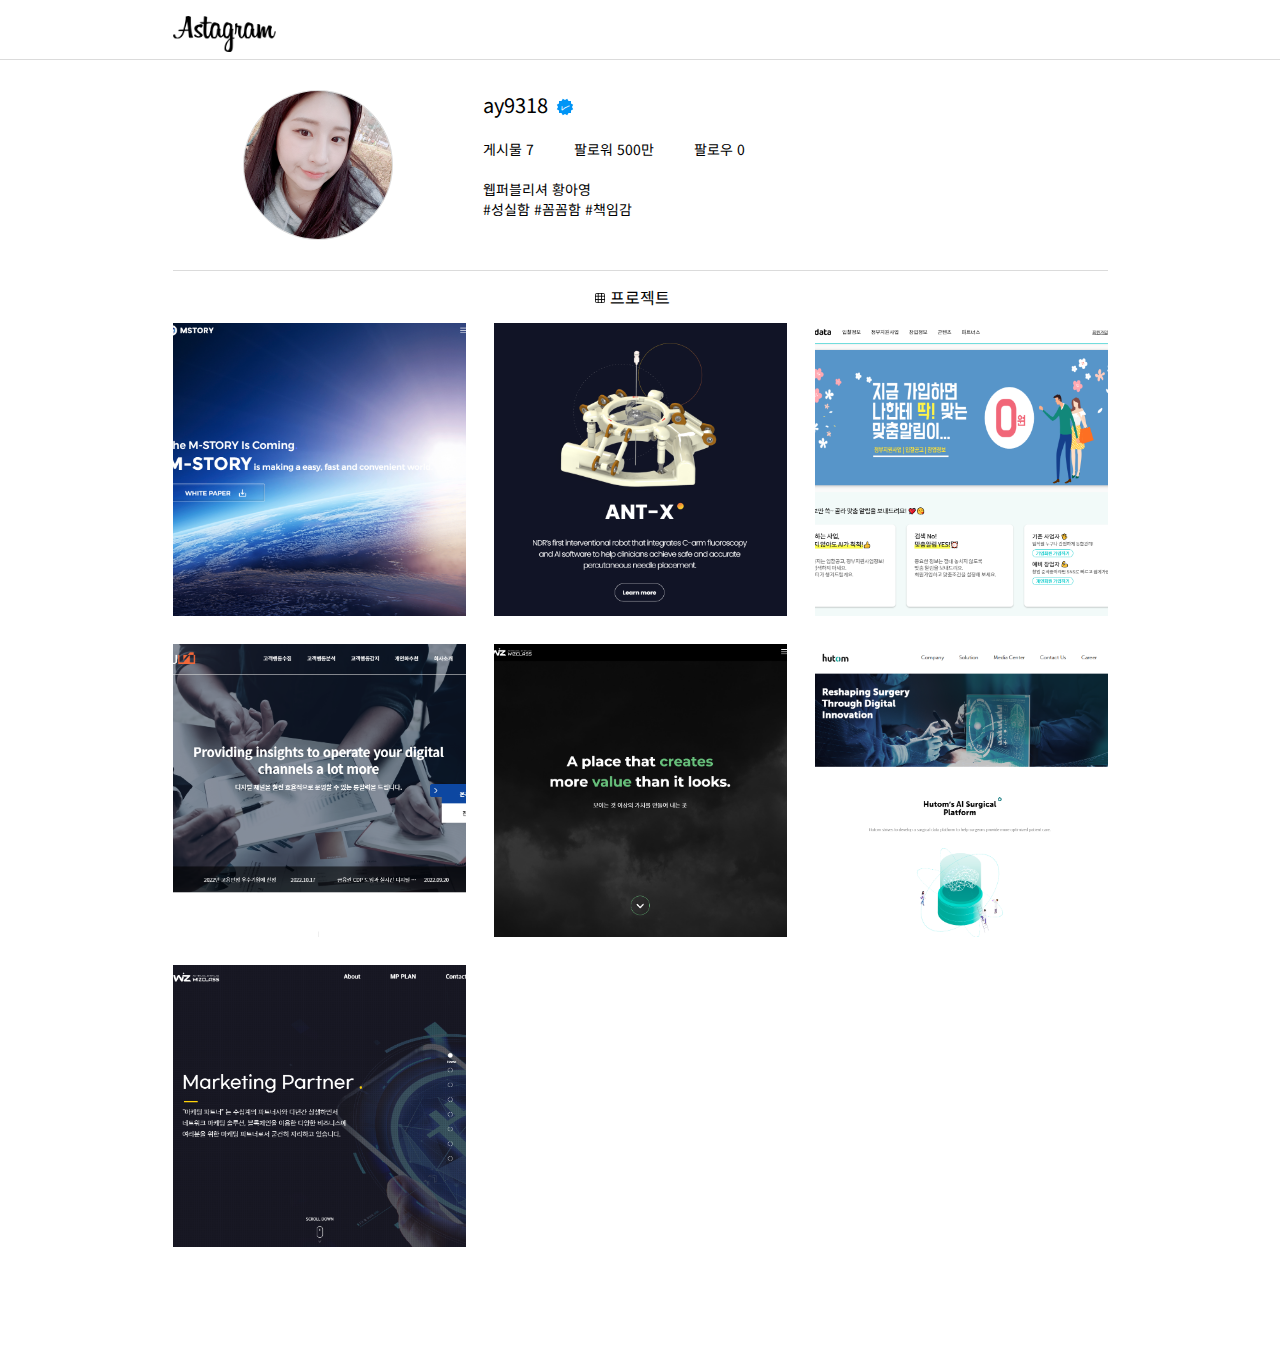
<file: index.html>
<!DOCTYPE html>
<html lang="ko">
<head>
    <meta charset="UTF-8">
    <meta http-equiv="X-UA-Compatible" content="IE=edge">
    <meta name="viewport" content="width=device-width, initial-scale=1.0">
    <meta name="robots" content="noindex">
    <meta name="googlebot" content="noindex">
    <title>Astagram</title>
    <link rel="icon" href="./assets/images/common/favicon.png">
    <link rel="stylesheet" href="./assets/css/style.css">
</head>
<body>
    <nav class="nav">
        <div class="inner d-flex flex-ac">
            <h1 class="logo"><a href="/"><img src="./assets/images/common/logo.png" alt="Astagram"></a></h1>
        </div>
    </nav>
    <main class="content_wrap inner">
        <header class="header d-flex">
            <div class="left_cont">
                <div class="profile_img">
                    <img src="./assets/images/profile.jpg" alt="프로필 사진">
                </div>
            </div>
            <div class="right_cont">
                <p class="id">ay9318 <span class="badge"></span></p>
                <p class="text_wrap d-flex"><span>게시물 <span class="length"></span></span><span>팔로워 500만</span><span>팔로우 0</span></p>
                <p>웹퍼블리셔 황아영 <br /><a href="https://ay9318.tistory.com/" target="_blank">#성실함</a> <a href="https://www.figma.com/file/rbbJdSKDWsLln63LH1rfqO/%ED%8F%AC%ED%8A%B8%ED%8F%B4%EB%A6%AC%EC%98%A4?node-id=0-1&t=62KejnAjXWnrY6kw-0" target="_blank">#꼼꼼함</a> #책임감</p>
            </div>
        </header>
        <section class="section">
            <div class="tit_wrap">
                <h2 class="feed_tit">프로젝트</h2>
            </div>
            <div class="feed">
                <!-- mstory -->
                <div class="feed_item">
                    <a href="https://mstory.site/" target="_blank" class="feed_item_link">
                        <img src="./assets/images/project/mstory.PNG" alt="MSTORY 사이트 이미지">
                        <div class="hover_item">
                            <div class="hover_item_text">
                                <p>참여율 : 100%</p>
                                <p>작업기간 : 7일</p>
                                <p>React.js 사용, 다국어 기능</p>
                                <button class="btn_view">사이트 보러가기</button>
                            </div>
                        </div>
                    </a>
                </div>
                <!-- ndr -->
                <div class="feed_item">
                    <a href="https://ndrmedical.com/" target="_blank" class="feed_item_link">
                        <img src="./assets/images/project/ndr.PNG" alt="NDR 사이트 이미지">
                        <div class="hover_item">
                            <div class="hover_item_text">
                                <p>참여율 : 100%</p>
                                <p>작업기간 : 30일(유지보수 포함)</p>
                                <button class="btn_view">사이트 보러가기</button>
                            </div>
                        </div>
                    </a>
                </div>
                <!-- 포켓데이터 -->
                <div class="feed_item">
                    <a href="https://www.pocketdata.app/" target="_blank" class="feed_item_link">
                        <img src="./assets/images/project/pocket.PNG" alt="포켓데이터 사이트 이미지">
                        <div class="hover_item">
                            <div class="hover_item_text">
                                <p>참여율 : 100%</p>
                                <p>작업기간 : 7일</p>
                                <p>React.js 프레임워크 사용</p>
                                <button class="btn_view">사이트 보러가기</button>
                            </div>
                        </div>
                    </a>
                </div>
                <!-- 넷스루 -->
                <div class="feed_item">
                    <a href="https://www.nethru.co.kr/main/main.html" target="_blank" class="feed_item_link">
                        <img src="./assets/images/project/nethru.PNG" alt="넷스루 사이트 이미지">
                        <div class="hover_item">
                            <div class="hover_item_text">
                                <p>참여율 : 100%</p>
                                <p>작업기간 : 7일</p>
                                <button class="btn_view">사이트 보러가기</button>
                            </div>
                        </div>
                    </a>
                </div>
                <!-- 위즈클라쓰 -->
                <div class="feed_item">
                    <a href="https://wizclass.co.kr/" target="_blank" class="feed_item_link">
                        <img src="./assets/images/project/wizclass.PNG" alt="위즈클라쓰 사이트 이미지">
                        <div class="hover_item">
                            <div class="hover_item_text">
                                <p>참여율 : 50%</p>
                                <p>작업기간 : 2일</p>
                                <p>유지보수 및 코드정리</p>
                                <button class="btn_view">사이트 보러가기</button>
                            </div>
                        </div>
                    </a>
                </div>
                <!-- 휴톰 -->
                <div class="feed_item">
                    <a href="https://hutom.io/" target="_blank" class="feed_item_link">
                        <img src="./assets/images/project/hutom.PNG" alt="휴톰 사이트 이미지">
                        <div class="hover_item">
                            <div class="hover_item_text">
                                <p>참여율 : 40%</p>
                                <p>작업기간 : 14일</p>
                                <p>그누보드 기반 커스텀</p>
                                <button class="btn_view">사이트 보러가기</button>
                            </div>
                        </div>
                    </a>
                </div>
                <!-- 엠파트너 -->
                <div class="feed_item">
                    <a href="https://mpartner.wizclass.co.kr/page.php?id=dashboard" target="_blank" class="feed_item_link">
                        <img src="./assets/images/project/mpartner.PNG" alt="엠파트너 사이트 이미지">
                        <div class="hover_item">
                            <div class="hover_item_text">
                                <p>반응형 작업</p>
                                <p>참여율 : 40%</p>
                                <p>작업기간 : 2일</p>
                                <button class="btn_view">사이트 보러가기</button>
                            </div>
                        </div>
                    </a>
                </div>
            </div>
        </section>
    </main>
    <script src="./assets/js/index.js"></script>
</body>
</html>
</file>
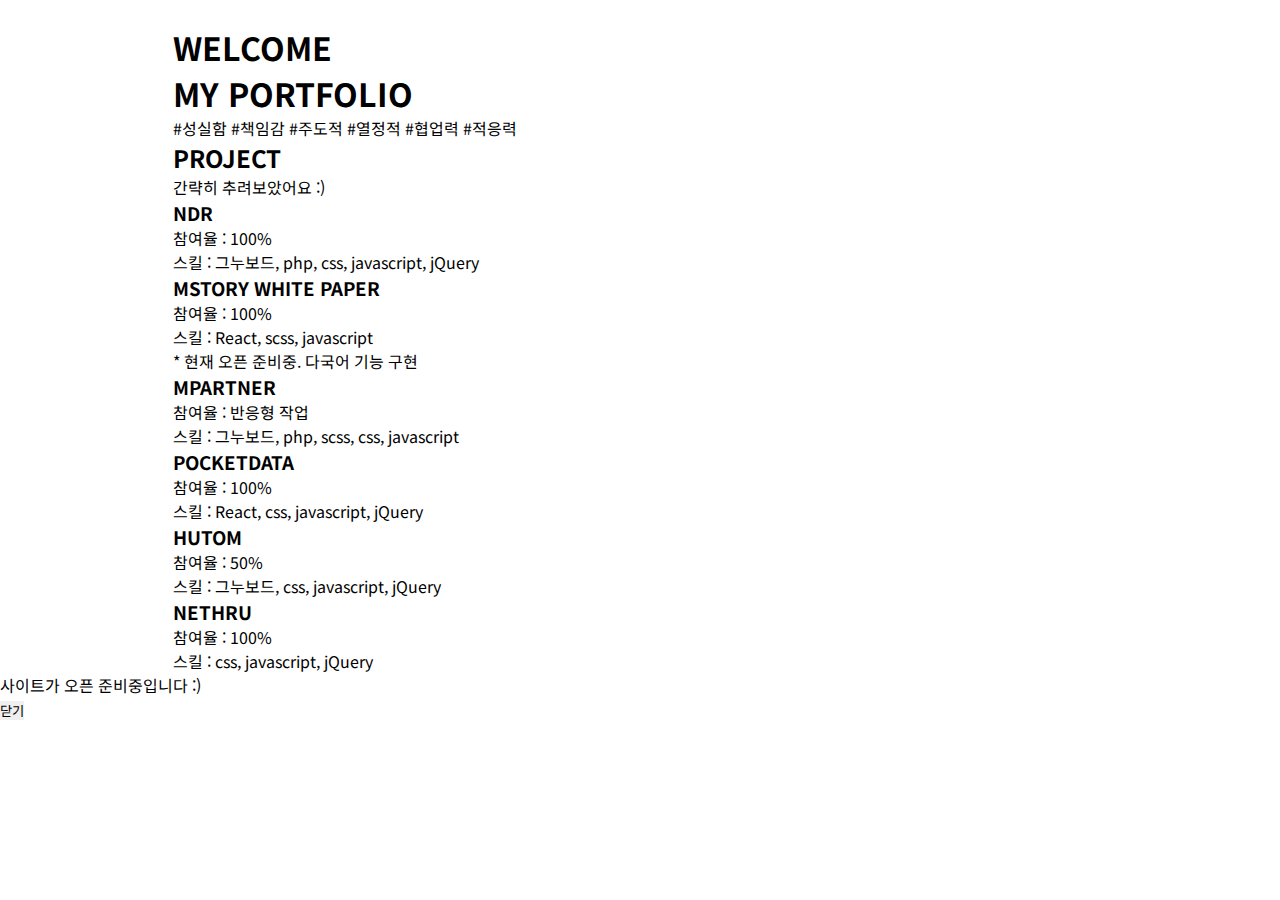
<file: index_bak.html>
<!DOCTYPE html>
<html lang="ko">
<head>
    <meta charset="UTF-8">
    <meta http-equiv="X-UA-Compatible" content="IE=edge">
    <meta name="viewport" content="width=device-width, initial-scale=1.0">
    <title>WELCOME MY PORTFOLIO</title>
    <link rel="icon" href="./assets/images/ducky128x128.png">
    <link rel="stylesheet" href="./assets/css/style.css">
</head>
<body>
    <div class="content_wrap">
        <section class="main">
            <span class="circle circle1"></span>
            <span class="circle circle2"></span>
            <span class="circle circle3"></span>
            <button type="button" class="btn_mode">
                <span class="line"></span>
                <span class="light"></span>
            </button>
            <div class="inner">
                <div class="text_wrap">
                    <h1 class="title">WELCOME <br />MY PORTFOLIO</h1>
                    <div class="keyword">
                        <span class="tag">#성실함</span>
                        <span class="tag">#책임감</span>
                        <span class="tag">#주도적</span>
                        <span class="tag">#열정적</span>
                        <span class="tag">#협업력</span>
                        <span class="tag">#적응력</span>
                    </div>
                </div>
            </div>
        </section>
        <section class="portfolio">
            <div class="inner">
                <h2 class="port_title">PROJECT</h2>
                <p class="port_desc">간략히 추려보았어요 :)</p>
                <div class="port_cont">
                    <a href="https://ndrmedical.com/" target="_blank" class="port_box ndr">
                        <div class="port_box_img"></div>
                        <div class="port_box_text">
                            <h3 class="pj_tit">NDR</h3>
                            <ul class="pj_desc">
                                <li>참여율 : 100%</li>
                                <li>스킬 : 그누보드, php, css, javascript, jQuery</li>
                            </ul>
                        </div>
                    </a>
                    <a href="#none" class="port_box mstory">
                        <div class="port_box_img"></div>
                        <div class="port_box_text">
                            <h3 class="pj_tit">MSTORY WHITE PAPER</h3>
                            <ul class="pj_desc">
                                <li>참여율 : 100%</li>
                                <li>스킬 : React, scss, javascript</li>
                                <li>* 현재 오픈 준비중. 다국어 기능 구현</li>
                            </ul>
                        </div>
                    </a>
                    <a href="https://mpartner.wizclass.co.kr/page.php?id=dashboard" target="_blank" class="port_box mpartner">
                        <div class="port_box_img"></div>
                        <div class="port_box_text">
                            <h3 class="pj_tit">MPARTNER</h3>
                            <ul class="pj_desc">
                                <li>참여율 : 반응형 작업</li>
                                <li>스킬 : 그누보드, php, scss, css, javascript</li>
                            </ul>
                        </div>
                    </a>
                    <a href="https://www.pocketdata.app/" target="_blank" class="port_box pocket">
                        <div class="port_box_img"></div>
                        <div class="port_box_text">
                            <h3 class="pj_tit">POCKETDATA</h3>
                            <ul class="pj_desc">
                                <li>참여율 : 100%</li>
                                <li>스킬 : React, css, javascript, jQuery</li>
                            </ul>
                        </div>
                    </a>
                    <a href="https://hutom.io/" target="_blank" class="port_box hutom">
                        <div class="port_box_img"></div>
                        <div class="port_box_text">
                            <h3 class="pj_tit">HUTOM</h3>
                            <ul class="pj_desc">
                                <li>참여율 : 50%</li>
                                <li>스킬 : 그누보드, css, javascript, jQuery</li>
                            </ul>
                        </div>
                    </a>
                    <a href="https://www.nethru.co.kr/main/main.html" target="_blank" class="port_box nethru">
                        <div class="port_box_img"></div>
                        <div class="port_box_text">
                            <h3 class="pj_tit">NETHRU</h3>
                            <ul class="pj_desc">
                                <li>참여율 : 100%</li>
                                <li>스킬 : css, javascript, jQuery</li>
                            </ul>
                        </div>
                    </a>
                </div>
            </div>
        </section>
        <div class="modal_wrap">
            <div class="modal">
                <p>사이트가 오픈 준비중입니다 :)</p>
                <button>닫기</button>
            </div>
            <div class="dim"></div>
        </div>
    </div>
    <script src="./assets/js/index.js"></script>
</body>
</html>
</file>
<file: assets/css/style.css>
@charset "UTF-8";
@import url(./reset.css);
@import url("https://fonts.googleapis.com/css2?family=Noto+Sans+KR:wght@100;300;400;500;700;900&display=swap");
:root {
  --border-color: rgb(219, 219, 219);
}

.inner {
  max-width: 975px;
  padding: 0 20px;
  width: 100%;
  margin: 0 auto;
  height: 100%;
}

.d-flex {
  display: -webkit-box;
  display: -ms-flexbox;
  display: flex;
}

.flex-ac {
  -webkit-box-align: center;
      -ms-flex-align: center;
          align-items: center;
}

.flex-jc {
  -webkit-box-pack: center;
      -ms-flex-pack: center;
          justify-content: center;
}

.flex-js {
  -webkit-box-pack: justify;
      -ms-flex-pack: justify;
          justify-content: space-between;
}

.nav {
  height: 60px;
  width: 100%;
  border-bottom: 1px solid var(--border-color);
}

.nav .logo {
  width: 103px;
  height: 29px;
}

.nav .logo img {
  width: 100%;
}

.content_wrap {
  padding-bottom: 100px;
}

@media all and (max-width: 768px) {
  .content_wrap.inner {
    padding: 0;
  }
}

.content_wrap .header {
  padding: 30px 0;
}

@media all and (max-width: 568px) {
  .content_wrap .header {
    padding: 20px;
  }
}

.content_wrap .header .left_cont {
  max-width: 290px;
  width: 100%;
  margin-right: 20px;
}

@media all and (max-width: 568px) {
  .content_wrap .header .left_cont {
    max-width: 80px;
    margin-right: 15px;
  }
}

.content_wrap .header .left_cont .profile_img {
  width: 150px;
  height: 150px;
  border-radius: 50%;
  border: 1px solid var(--border-color);
  overflow: hidden;
  margin: 0 auto;
}

@media all and (max-width: 568px) {
  .content_wrap .header .left_cont .profile_img {
    width: 80px;
    height: 80px;
    margin-left: 0;
  }
}

.content_wrap .header .left_cont .profile_img img {
  width: 100%;
  height: 100%;
  -o-object-fit: cover;
     object-fit: cover;
}

.content_wrap .header .right_cont {
  width: 100%;
}

.content_wrap .header .right_cont p {
  margin-bottom: 20px;
  font-size: 14px;
}

@media all and (max-width: 568px) {
  .content_wrap .header .right_cont p {
    font-size: 12px;
  }
}

.content_wrap .header .right_cont .id {
  font-size: 20px;
  position: relative;
}

@media all and (max-width: 568px) {
  .content_wrap .header .right_cont .id {
    font-size: 16px;
  }
}

.content_wrap .header .right_cont .id .badge {
  background: #0095f6;
  width: 12px;
  height: 12px;
  position: relative;
  text-align: center;
  display: inline-block;
  margin-left: 5px;
}

.content_wrap .header .right_cont .id .badge::before, .content_wrap .header .right_cont .id .badge::after {
  position: absolute;
  top: 0;
  left: 0;
  height: 12px;
  width: 12px;
  background: #0095f6;
}

.content_wrap .header .right_cont .id .badge::before {
  content: '✓';
  -webkit-transform: rotate(30deg);
          transform: rotate(30deg);
  z-index: 1;
  font-size: 10px;
  line-height: 12px;
  text-align: center;
  color: #fff;
}

.content_wrap .header .right_cont .id .badge::after {
  content: "";
  -webkit-transform: rotate(60deg);
          transform: rotate(60deg);
}

.content_wrap .header .right_cont .text_wrap {
  gap: 40px;
}

@media all and (max-width: 568px) {
  .content_wrap .header .right_cont .text_wrap {
    gap: 15px;
  }
}

.content_wrap .section {
  border-top: 1px solid var(--border-color);
}

.content_wrap .section .tit_wrap {
  height: 52px;
  line-height: 52px;
  text-align: center;
}

.content_wrap .section .feed {
  display: -ms-grid;
  display: grid;
  -ms-grid-columns: 1fr 1fr 1fr;
      grid-template-columns: 1fr 1fr 1fr;
  gap: 28px;
}

@media all and (max-width: 768px) {
  .content_wrap .section .feed {
    gap: 5px;
  }
}

.content_wrap .section .feed_tit {
  position: relative;
  font-size: 16px;
  display: inline-block;
  font-weight: normal;
}

.content_wrap .section .feed_tit::before {
  content: '';
  background: url(../images/grid.png) no-repeat center/cover;
  width: 10px;
  height: 10px;
  position: absolute;
  left: -15px;
  top: 22px;
}

.content_wrap .section .feed_item {
  max-width: 293px;
  max-height: 293px;
  width: 100%;
  height: 100%;
  background-color: #ccc;
}

.content_wrap .section .feed_item_link {
  display: inline-block;
  width: 100%;
  height: 100%;
  position: relative;
  overflow: hidden;
}

.content_wrap .section .feed_item_link img {
  width: 100%;
  height: 100%;
  -o-object-fit: cover;
     object-fit: cover;
  -webkit-transition: -webkit-transform .4s;
  transition: -webkit-transform .4s;
  transition: transform .4s;
  transition: transform .4s, -webkit-transform .4s;
}

.content_wrap .section .feed_item .hover_item {
  opacity: 0;
  visibility: hidden;
  -webkit-transition: all .4s;
  transition: all .4s;
  position: absolute;
  left: 0;
  top: 0;
  background: rgba(0, 0, 0, 0.8);
  color: #fff;
  z-index: 1;
  width: 100%;
  height: 100%;
}

.content_wrap .section .feed_item .hover_item_text {
  position: absolute;
  left: 50%;
  top: 50%;
  width: 100%;
  text-align: center;
  line-height: 1.8;
  -webkit-transform: translate(-50%, -50%);
          transform: translate(-50%, -50%);
}

@media all and (max-width: 768px) {
  .content_wrap .section .feed_item .hover_item_text {
    font-size: 14px;
    line-height: normal;
  }
}

@media all and (max-width: 568px) {
  .content_wrap .section .feed_item .hover_item_text {
    font-size: 12px;
  }
}

.content_wrap .section .feed_item .hover_item_text .btn_view {
  display: inline-block;
  width: 50%;
  height: 35px;
  line-height: 33px;
  border-radius: 20px;
  border: 1px solid #fff;
  font-size: 14px;
  margin-top: 20px;
  background: #fff;
  color: #333;
  font-weight: bold;
}

@media all and (max-width: 568px) {
  .content_wrap .section .feed_item .hover_item_text .btn_view {
    margin-top: 8px;
    font-size: 12px;
    width: 80%;
    height: 25px;
    line-height: 20px;
  }
}

.content_wrap .section .feed_item:hover img {
  -webkit-transform: scale3d(1.05, 1.05, 1.05);
          transform: scale3d(1.05, 1.05, 1.05);
}

.content_wrap .section .feed_item:hover .hover_item {
  opacity: 1;
  visibility: visible;
}
</file>
